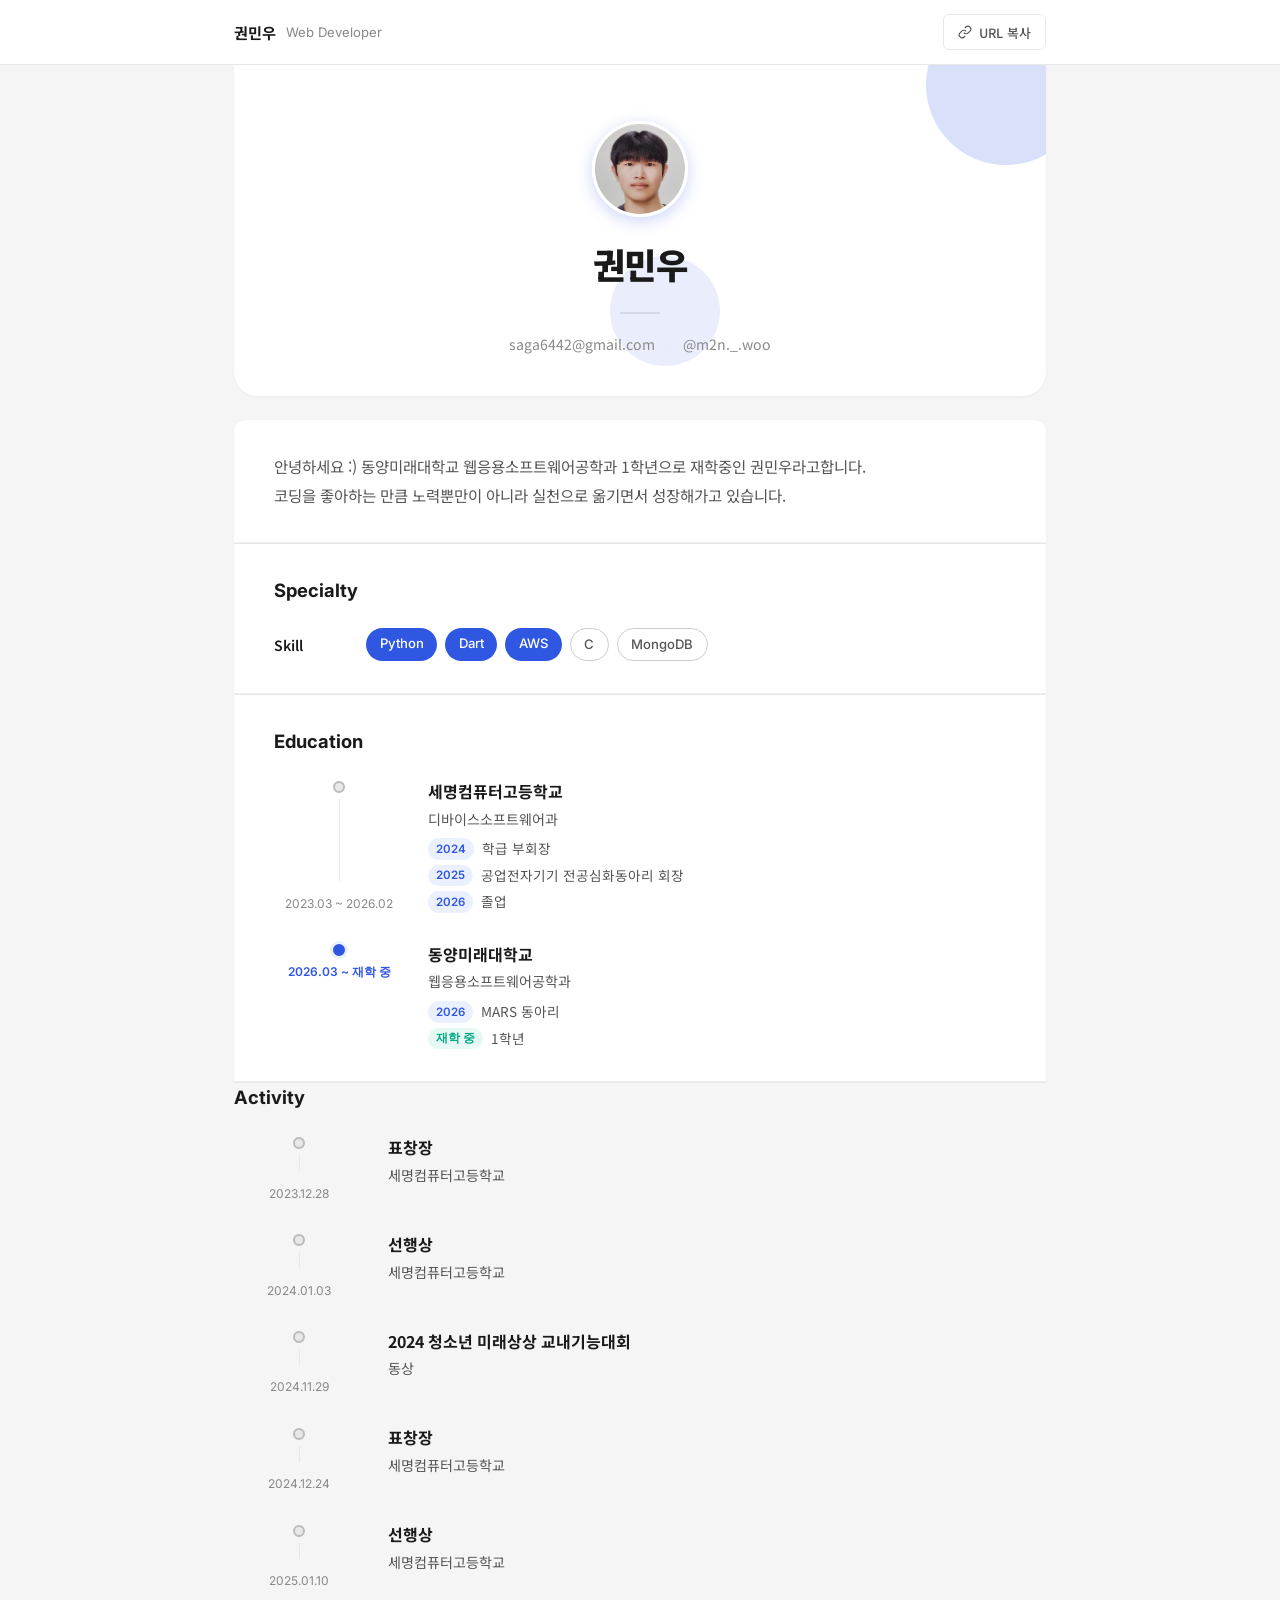
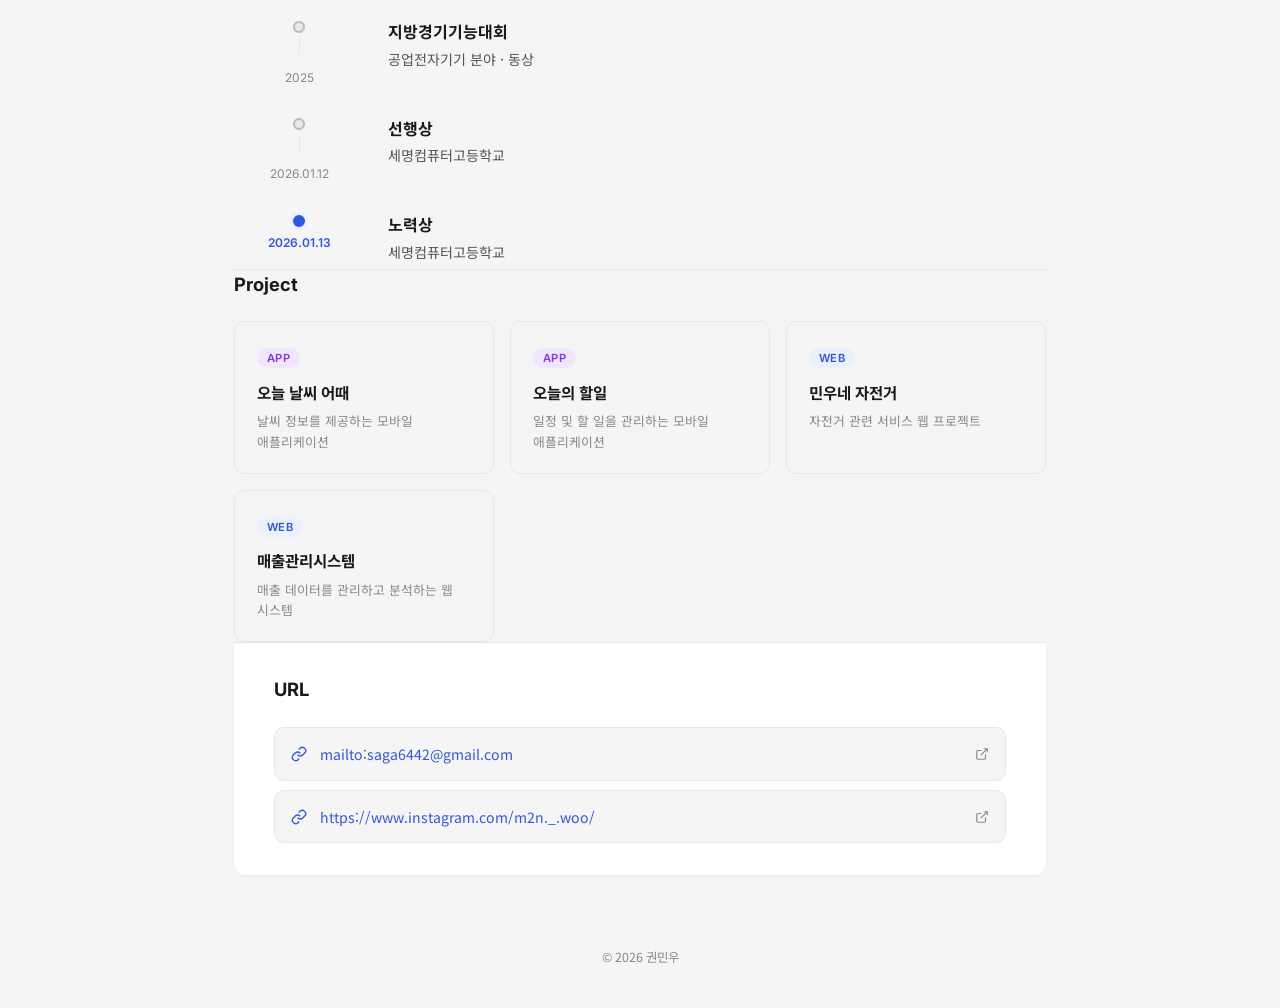
<file: index.html>
<!DOCTYPE html>
<html lang="ko">
<head>
  <meta charset="UTF-8" />
  <meta name="viewport" content="width=device-width, initial-scale=1.0" />
  <title>권민우 | Portfolio</title>
  <link rel="preconnect" href="https://fonts.googleapis.com" />
  <link rel="preconnect" href="https://fonts.gstatic.com" crossorigin />
  <link href="https://fonts.googleapis.com/css2?family=Noto+Sans+KR:wght@300;400;500;700;900&family=Inter:wght@400;500;600&display=swap" rel="stylesheet" />
  <link rel="stylesheet" href="style.css" />
</head>
<body>

  <!-- 네비게이션 -->
  <nav id="navbar">
    <div class="nav-inner">
      <div class="nav-identity">
        <span class="nav-name">권민우</span>
        <span class="nav-role">Web Developer</span>
      </div>
      <button class="nav-copy-btn" onclick="copyURL()">
        <svg width="14" height="14" viewBox="0 0 24 24" fill="none" stroke="currentColor" stroke-width="2"><path d="M10 13a5 5 0 0 0 7.54.54l3-3a5 5 0 0 0-7.07-7.07l-1.72 1.71"/><path d="M14 11a5 5 0 0 0-7.54-.54l-3 3a5 5 0 0 0 7.07 7.07l1.71-1.71"/></svg>
        URL 복사
      </button>
    </div>
  </nav>

  <main>

    <!-- 프로필 -->
    <section class="profile-section">
      <div class="profile-deco deco-1"></div>
      <div class="profile-deco deco-2"></div>
      <div class="profile-avatar">
        <div class="avatar-img">
          <img src="profile.png" alt="권민우 프로필 사진" />
        </div>
      </div>
      <h1 class="profile-name">권민우</h1>
      <hr class="profile-divider" />
      <p class="profile-contact">
        <a href="mailto:saga6442@gmail.com">saga6442@gmail.com</a>
        <span class="dot-sep">·</span>
        <a href="https://www.instagram.com/m2n._.woo/" target="_blank" rel="noopener">@m2n._.woo</a>
      </p>
    </section>

    <!-- 자기소개 -->
    <section class="about-section fade-in">
      <p class="about-text">
        안녕하세요 :) 동양미래대학교 웹응용소프트웨어공학과 1학년으로 재학중인 권민우라고합니다.<br />
        코딩을 좋아하는 만큼 노력뿐만이 아니라 실천으로 옮기면서 성장해가고 있습니다.
      </p>
    </section>

    <hr class="section-divider fade-in" />

    <!-- 기술 스택 -->
    <section class="specialty-section fade-in">
      <h2 class="section-heading">Specialty</h2>
      <div class="specialty-row">
        <span class="spec-label">Skill</span>
        <div class="skill-tags">
          <span class="tag tag-primary">Python</span>
          <span class="tag tag-primary">Dart</span>
          <span class="tag tag-primary">AWS</span>
          <span class="tag tag-outline">C</span>
          <span class="tag tag-outline">MongoDB</span>
        </div>
      </div>
    </section>

    <hr class="section-divider fade-in" />

    <!-- 학력 -->
    <section class="education-section fade-in">
      <h2 class="section-heading">Education</h2>
      <div class="timeline">

        <div class="timeline-item">
          <div class="timeline-left">
            <span class="tl-dot"></span>
            <div class="tl-line"></div>
            <span class="tl-date">2023.03 ~ 2026.02</span>
          </div>
          <div class="timeline-content">
            <h3 class="tl-title">세명컴퓨터고등학교</h3>
            <p class="tl-sub">디바이스소프트웨어과</p>
            <ul class="tl-list">
              <li><span class="tl-year">2024</span> 학급 부회장</li>
              <li><span class="tl-year">2025</span> 공업전자기기 전공심화동아리 회장</li>
              <li><span class="tl-year">2026</span> 졸업</li>
            </ul>
          </div>
        </div>

        <div class="timeline-item">
          <div class="timeline-left">
            <span class="tl-dot tl-dot-active"></span>
            <span class="tl-date tl-date-active">2026.03 ~ 재학 중</span>
          </div>
          <div class="timeline-content">
            <h3 class="tl-title">동양미래대학교</h3>
            <p class="tl-sub">웹응용소프트웨어공학과</p>
            <ul class="tl-list">
              <li><span class="tl-year">2026</span> MARS 동아리</li>
              <li><span class="tl-year current">재학 중</span> 1학년</li>
            </ul>
          </div>
        </div>

      </div>
    </section>

    <hr class="section-divider fade-in" />

    <!-- 수상 -->
    <section class="awards-section fade-in">
      <h2 class="section-heading">Activity</h2>
      <div class="timeline">

        <div class="timeline-item">
          <div class="timeline-left">
            <span class="tl-dot"></span>
            <div class="tl-line"></div>
            <span class="tl-date">2023.12.28</span>
          </div>
          <div class="timeline-content">
            <h3 class="tl-title">표창장</h3>
            <p class="tl-sub">세명컴퓨터고등학교</p>
          </div>
        </div>

        <div class="timeline-item">
          <div class="timeline-left">
            <span class="tl-dot"></span>
            <div class="tl-line"></div>
            <span class="tl-date">2024.01.03</span>
          </div>
          <div class="timeline-content">
            <h3 class="tl-title">선행상</h3>
            <p class="tl-sub">세명컴퓨터고등학교</p>
          </div>
        </div>

        <div class="timeline-item">
          <div class="timeline-left">
            <span class="tl-dot"></span>
            <div class="tl-line"></div>
            <span class="tl-date">2024.11.29</span>
          </div>
          <div class="timeline-content">
            <h3 class="tl-title">2024 청소년 미래상상 교내기능대회</h3>
            <p class="tl-sub">동상</p>
          </div>
        </div>

        <div class="timeline-item">
          <div class="timeline-left">
            <span class="tl-dot"></span>
            <div class="tl-line"></div>
            <span class="tl-date">2024.12.24</span>
          </div>
          <div class="timeline-content">
            <h3 class="tl-title">표창장</h3>
            <p class="tl-sub">세명컴퓨터고등학교</p>
          </div>
        </div>

        <div class="timeline-item">
          <div class="timeline-left">
            <span class="tl-dot"></span>
            <div class="tl-line"></div>
            <span class="tl-date">2025.01.10</span>
          </div>
          <div class="timeline-content">
            <h3 class="tl-title">선행상</h3>
            <p class="tl-sub">세명컴퓨터고등학교</p>
          </div>
        </div>

        <div class="timeline-item">
          <div class="timeline-left">
            <span class="tl-dot"></span>
            <div class="tl-line"></div>
            <span class="tl-date">2025</span>
          </div>
          <div class="timeline-content">
            <h3 class="tl-title">지방경기기능대회</h3>
            <p class="tl-sub">공업전자기기 분야 · 동상</p>
          </div>
        </div>

        <div class="timeline-item">
          <div class="timeline-left">
            <span class="tl-dot"></span>
            <div class="tl-line"></div>
            <span class="tl-date">2026.01.12</span>
          </div>
          <div class="timeline-content">
            <h3 class="tl-title">선행상</h3>
            <p class="tl-sub">세명컴퓨터고등학교</p>
          </div>
        </div>

        <div class="timeline-item">
          <div class="timeline-left">
            <span class="tl-dot tl-dot-active"></span>
            <span class="tl-date tl-date-active">2026.01.13</span>
          </div>
          <div class="timeline-content">
            <h3 class="tl-title">노력상</h3>
            <p class="tl-sub">세명컴퓨터고등학교</p>
          </div>
        </div>

      </div>
    </section>

    <hr class="section-divider fade-in" />

    <!-- 프로젝트 -->
    <section class="projects-section fade-in">
      <h2 class="section-heading">Project</h2>
      <div class="project-grid">

        <div class="project-card">
          <div class="project-header">
            <span class="project-type app">App</span>
          </div>
          <h3 class="project-title">오늘 날씨 어때</h3>
          <p class="project-desc">날씨 정보를 제공하는 모바일 애플리케이션</p>
        </div>

        <div class="project-card">
          <div class="project-header">
            <span class="project-type app">App</span>
          </div>
          <h3 class="project-title">오늘의 할일</h3>
          <p class="project-desc">일정 및 할 일을 관리하는 모바일 애플리케이션</p>
        </div>

        <div class="project-card">
          <div class="project-header">
            <span class="project-type web">Web</span>
          </div>
          <h3 class="project-title">민우네 자전거</h3>
          <p class="project-desc">자전거 관련 서비스 웹 프로젝트</p>
        </div>

        <div class="project-card">
          <div class="project-header">
            <span class="project-type web">Web</span>
          </div>
          <h3 class="project-title">매출관리시스템</h3>
          <p class="project-desc">매출 데이터를 관리하고 분석하는 웹 시스템</p>
        </div>

      </div>
    </section>

    <hr class="section-divider fade-in" />

    <!-- 연락처 URL -->
    <section class="url-section fade-in">
      <h2 class="section-heading">URL</h2>
      <div class="url-list">
        <a href="mailto:saga6442@gmail.com" class="url-card">
          <svg class="url-icon" width="16" height="16" viewBox="0 0 24 24" fill="none" stroke="currentColor" stroke-width="2"><path d="M10 13a5 5 0 0 0 7.54.54l3-3a5 5 0 0 0-7.07-7.07l-1.72 1.71"/><path d="M14 11a5 5 0 0 0-7.54-.54l-3 3a5 5 0 0 0 7.07 7.07l1.71-1.71"/></svg>
          <span class="url-text">mailto:saga6442@gmail.com</span>
          <svg class="url-ext" width="14" height="14" viewBox="0 0 24 24" fill="none" stroke="currentColor" stroke-width="2"><path d="M18 13v6a2 2 0 0 1-2 2H5a2 2 0 0 1-2-2V8a2 2 0 0 1 2-2h6"/><polyline points="15 3 21 3 21 9"/><line x1="10" y1="14" x2="21" y2="3"/></svg>
        </a>
        <a href="https://www.instagram.com/m2n._.woo/" target="_blank" rel="noopener" class="url-card">
          <svg class="url-icon" width="16" height="16" viewBox="0 0 24 24" fill="none" stroke="currentColor" stroke-width="2"><path d="M10 13a5 5 0 0 0 7.54.54l3-3a5 5 0 0 0-7.07-7.07l-1.72 1.71"/><path d="M14 11a5 5 0 0 0-7.54-.54l-3 3a5 5 0 0 0 7.07 7.07l1.71-1.71"/></svg>
          <span class="url-text">https://www.instagram.com/m2n._.woo/</span>
          <svg class="url-ext" width="14" height="14" viewBox="0 0 24 24" fill="none" stroke="currentColor" stroke-width="2"><path d="M18 13v6a2 2 0 0 1-2 2H5a2 2 0 0 1-2-2V8a2 2 0 0 1 2-2h6"/><polyline points="15 3 21 3 21 9"/><line x1="10" y1="14" x2="21" y2="3"/></svg>
        </a>
      </div>
    </section>

  </main>

  <!-- 푸터 -->
  <footer>
    <p>© 2026 권민우</p>
  </footer>

  <!-- 복사 완료 토스트 -->
  <div id="toast" class="toast">URL이 복사되었습니다 ✓</div>

  <script src="script.js"></script>
</body>
</html>
</file>
<file: style.css>
/* ── 기본 리셋 ── */
*, *::before, *::after {
  box-sizing: border-box;
  margin: 0;
  padding: 0;
}

:root {
  --primary: #3057E1;
  --primary-light: #EBF0FF;
  --text: #1a1a1a;
  --text-sub: #555;
  --text-muted: #888;
  --border: #e8e8e8;
  --bg: #f5f5f5;
  --white: #ffffff;
  --radius: 12px;
}

html {
  scroll-behavior: smooth;
}

body {
  font-family: 'Noto Sans KR', sans-serif;
  background: var(--bg);
  color: var(--text);
  line-height: 1.6;
  -webkit-font-smoothing: antialiased;
}

a {
  color: inherit;
  text-decoration: none;
}

/* ── 스크롤바 ── */
::-webkit-scrollbar { width: 5px; }
::-webkit-scrollbar-track { background: var(--bg); }
::-webkit-scrollbar-thumb { background: #ccc; border-radius: 3px; }

/* ── 네비게이션 ── */
#navbar {
  position: sticky;
  top: 0;
  z-index: 100;
  background: rgba(255, 255, 255, 0.92);
  backdrop-filter: blur(12px);
  border-bottom: 1px solid var(--border);
}

.nav-inner {
  max-width: 860px;
  margin: 0 auto;
  padding: 0.9rem 1.5rem;
  display: flex;
  align-items: center;
  justify-content: space-between;
}

.nav-identity {
  display: flex;
  align-items: center;
  gap: 0.6rem;
}

.nav-name {
  font-size: 0.95rem;
  font-weight: 700;
  color: var(--text);
}

.nav-role {
  font-size: 0.82rem;
  color: var(--text-muted);
  font-family: 'Inter', sans-serif;
}

.nav-copy-btn {
  display: inline-flex;
  align-items: center;
  gap: 0.4rem;
  padding: 0.45rem 0.9rem;
  font-size: 0.8rem;
  font-family: 'Noto Sans KR', sans-serif;
  font-weight: 500;
  color: var(--text-sub);
  background: transparent;
  border: 1px solid var(--border);
  border-radius: 6px;
  cursor: pointer;
  transition: border-color 0.2s, color 0.2s, background 0.2s;
}

.nav-copy-btn:hover {
  border-color: var(--primary);
  color: var(--primary);
  background: var(--primary-light);
}

/* ── 메인 컨테이너 ── */
main {
  max-width: 860px;
  margin: 0 auto;
  padding: 0 1.5rem 3rem;
}

/* ── 프로필 섹션 ── */
.profile-section {
  position: relative;
  background: var(--white);
  border-radius: 0 0 24px 24px;
  padding: 3.5rem 2rem 2.5rem;
  text-align: center;
  overflow: hidden;
  margin-bottom: 1.5rem;
  box-shadow: 0 1px 3px rgba(0,0,0,0.04);
}

.profile-deco {
  position: absolute;
  border-radius: 50%;
  background: var(--primary);
}

.deco-1 {
  width: 160px;
  height: 160px;
  top: -60px;
  right: -40px;
  opacity: 0.18;
}

.deco-2 {
  width: 110px;
  height: 110px;
  bottom: 30px;
  left: calc(50% - 30px);
  opacity: 0.1;
}

.profile-avatar {
  position: relative;
  z-index: 1;
  margin: 0 auto 1.2rem;
  width: 96px;
  height: 96px;
}

.avatar-img {
  width: 96px;
  height: 96px;
  border-radius: 50%;
  overflow: hidden;
  border: 3px solid white;
  box-shadow: 0 4px 16px rgba(48, 87, 225, 0.25);
}

.avatar-img img {
  width: 100%;
  height: 100%;
  object-fit: cover;
  object-position: center top;
}

.profile-name {
  font-size: 2.2rem;
  font-weight: 900;
  color: var(--text);
  letter-spacing: -0.5px;
  position: relative;
  z-index: 1;
}

.profile-role-text {
  font-size: 1rem;
  font-family: 'Inter', sans-serif;
  color: var(--text-sub);
  margin-top: 0.3rem;
  position: relative;
  z-index: 1;
}

.profile-divider {
  width: 40px;
  height: 2px;
  background: var(--border);
  border: none;
  margin: 1.2rem auto;
}

.profile-contact {
  font-size: 0.88rem;
  color: var(--text-muted);
  position: relative;
  z-index: 1;
}

.profile-contact a {
  color: var(--text-muted);
  transition: color 0.2s;
}

.profile-contact a:hover {
  color: var(--primary);
}

.dot-sep {
  margin: 0 0.5rem;
  color: var(--border);
}

/* ── 카드 공통 ── */
.about-section,
.specialty-section,
.education-section,
.url-section {
  background: var(--white);
  border-radius: var(--radius);
  padding: 2rem 2.5rem;
  margin-bottom: 1px;
  box-shadow: 0 1px 3px rgba(0,0,0,0.04);
}

/* ── 구분선 ── */
.section-divider {
  border: none;
  border-top: 1px solid var(--border);
  margin: 0;
}

/* ── 섹션 제목 ── */
.section-heading {
  font-size: 1.15rem;
  font-weight: 700;
  color: var(--text);
  font-family: 'Inter', sans-serif;
  margin-bottom: 1.4rem;
}

/* ── 자기소개 ── */
.about-text {
  font-size: 0.97rem;
  color: var(--text-sub);
  line-height: 1.9;
  word-break: keep-all;
}

/* ── Specialty / Skills ── */
.specialty-row {
  display: flex;
  align-items: flex-start;
  gap: 2rem;
}

.spec-label {
  font-size: 0.88rem;
  font-weight: 600;
  color: var(--text);
  min-width: 60px;
  padding-top: 0.35rem;
  flex-shrink: 0;
}

.skill-tags {
  display: flex;
  flex-wrap: wrap;
  gap: 0.5rem;
}

.tag {
  display: inline-block;
  padding: 0.3rem 0.85rem;
  border-radius: 20px;
  font-size: 0.82rem;
  font-weight: 500;
  font-family: 'Inter', sans-serif;
  cursor: default;
  transition: transform 0.15s;
}

.tag:hover { transform: translateY(-1px); }

.tag-primary {
  background: var(--primary);
  color: white;
}

.tag-outline {
  background: transparent;
  border: 1px solid #ccc;
  color: var(--text-sub);
}

/* ── Education 타임라인 ── */
.timeline {
  display: flex;
  flex-direction: column;
  gap: 0;
}

.timeline-item {
  display: flex;
  gap: 1.5rem;
  align-items: stretch;
  padding-bottom: 1.8rem;
}

.timeline-item:last-child {
  padding-bottom: 0;
}

.timeline-left {
  display: flex;
  flex-direction: column;
  align-items: center;
  min-width: 130px;
  flex-shrink: 0;
  padding-top: 0.15rem;
}

.tl-dot {
  width: 12px;
  height: 12px;
  border-radius: 50%;
  background: var(--border);
  border: 2px solid #bbb;
  flex-shrink: 0;
}

.tl-dot-active {
  background: var(--primary);
  border-color: var(--primary);
  box-shadow: 0 0 0 3px var(--primary-light);
}

.tl-line {
  width: 1px;
  flex: 1;
  background: var(--border);
  margin: 6px 0;
  min-height: 16px;
}

.tl-date {
  font-size: 0.75rem;
  color: var(--text-muted);
  font-family: 'Inter', sans-serif;
  white-space: nowrap;
  margin-top: 0.4rem;
  text-align: center;
}

.tl-date-active {
  color: var(--primary);
  font-weight: 600;
}

.timeline-content {
  padding-top: 0;
}

.tl-title {
  font-size: 1rem;
  font-weight: 700;
  color: var(--text);
  margin-bottom: 0.2rem;
}

.tl-sub {
  font-size: 0.88rem;
  color: var(--text-sub);
  margin-bottom: 0.3rem;
}

.tl-detail {
  font-size: 0.82rem;
  color: var(--text-muted);
}

/* ── URL 섹션 ── */
.url-list {
  display: flex;
  flex-direction: column;
  gap: 0.6rem;
}

.url-card {
  display: flex;
  align-items: center;
  gap: 0.8rem;
  padding: 0.9rem 1rem;
  border: 1px solid var(--border);
  border-radius: 10px;
  font-size: 0.88rem;
  color: var(--primary);
  background: var(--bg);
  transition: background 0.2s, border-color 0.2s, transform 0.15s;
  word-break: break-all;
}

.url-card:hover {
  background: var(--primary-light);
  border-color: var(--primary);
  transform: translateY(-1px);
}

.url-icon {
  color: var(--primary);
  flex-shrink: 0;
}

.url-text {
  flex: 1;
}

.url-ext {
  color: var(--text-muted);
  flex-shrink: 0;
}

/* ── 섹션 그룹 (About ~ URL 사이 구분선 처리) ── */
.about-section { border-radius: var(--radius) var(--radius) 0 0; }
.url-section   { border-radius: 0 0 var(--radius) var(--radius); }
.specialty-section,
.education-section,
.awards-section,
.projects-section { border-radius: 0; }

/* ── 학력 세부 리스트 ── */
.tl-list {
  list-style: none;
  margin-top: 0.5rem;
  display: flex;
  flex-direction: column;
  gap: 0.3rem;
}

.tl-list li {
  font-size: 0.85rem;
  color: var(--text-sub);
  display: flex;
  align-items: center;
  gap: 0.5rem;
}

.tl-year {
  font-family: 'Inter', sans-serif;
  font-size: 0.72rem;
  font-weight: 600;
  color: var(--primary);
  background: var(--primary-light);
  padding: 0.1rem 0.5rem;
  border-radius: 20px;
  flex-shrink: 0;
}

.tl-year.current {
  background: #e6f9f4;
  color: #00a882;
}

/* ── 프로젝트 그리드 ── */
.project-grid {
  display: grid;
  grid-template-columns: repeat(auto-fill, minmax(220px, 1fr));
  gap: 1rem;
}

.project-card {
  border: 1px solid var(--border);
  border-radius: 10px;
  padding: 1.3rem 1.4rem;
  background: var(--bg);
  transition: border-color 0.2s, transform 0.2s, box-shadow 0.2s;
  cursor: default;
}

.project-card:hover {
  border-color: var(--primary);
  transform: translateY(-3px);
  box-shadow: 0 6px 20px rgba(48, 87, 225, 0.1);
}

.project-header {
  margin-bottom: 0.7rem;
}

.project-type {
  font-size: 0.7rem;
  font-family: 'Inter', sans-serif;
  font-weight: 600;
  padding: 0.2rem 0.6rem;
  border-radius: 20px;
  text-transform: uppercase;
  letter-spacing: 0.5px;
}

.project-type.app {
  background: #f0e6ff;
  color: #7c3aed;
}

.project-type.web {
  background: var(--primary-light);
  color: var(--primary);
}

.project-title {
  font-size: 0.97rem;
  font-weight: 700;
  color: var(--text);
  margin-bottom: 0.4rem;
}

.project-desc {
  font-size: 0.8rem;
  color: var(--text-muted);
  line-height: 1.6;
  word-break: keep-all;
}

/* ── 푸터 ── */
footer {
  max-width: 860px;
  margin: 0 auto;
  padding: 1.5rem 1.5rem 2.5rem;
  text-align: center;
  font-size: 0.78rem;
  color: var(--text-muted);
}

/* ── 토스트 ── */
.toast {
  position: fixed;
  bottom: 2rem;
  left: 50%;
  transform: translateX(-50%) translateY(20px);
  background: #1a1a1a;
  color: white;
  padding: 0.65rem 1.4rem;
  border-radius: 30px;
  font-size: 0.85rem;
  opacity: 0;
  pointer-events: none;
  transition: opacity 0.3s, transform 0.3s;
  z-index: 999;
  white-space: nowrap;
}

.toast.show {
  opacity: 1;
  transform: translateX(-50%) translateY(0);
}

/* ── 페이드인 애니메이션 ── */
.fade-in {
  opacity: 0;
  transform: translateY(20px);
  transition: opacity 0.55s ease, transform 0.55s ease;
}

.fade-in.visible {
  opacity: 1;
  transform: translateY(0);
}

/* ── 반응형 ── */
@media (max-width: 600px) {
  .nav-inner { padding: 0.8rem 1rem; }
  .nav-role { display: none; }

  main { padding: 0 0.75rem 2.5rem; }

  .profile-section { padding: 3rem 1.2rem 2rem; }
  .profile-name { font-size: 1.8rem; }

  .about-section,
  .specialty-section,
  .education-section,
  .url-section {
    padding: 1.5rem 1.2rem;
  }

  .specialty-row {
    flex-direction: column;
    gap: 0.8rem;
  }

  .timeline-left {
    min-width: 100px;
  }

  .tl-date {
    font-size: 0.7rem;
  }
}

@media (max-width: 400px) {
  .timeline-item {
    flex-direction: column;
    gap: 0.5rem;
  }

  .timeline-left {
    flex-direction: row;
    align-items: center;
    min-width: unset;
    gap: 0.5rem;
  }

  .tl-line { display: none; }
}
</file>
